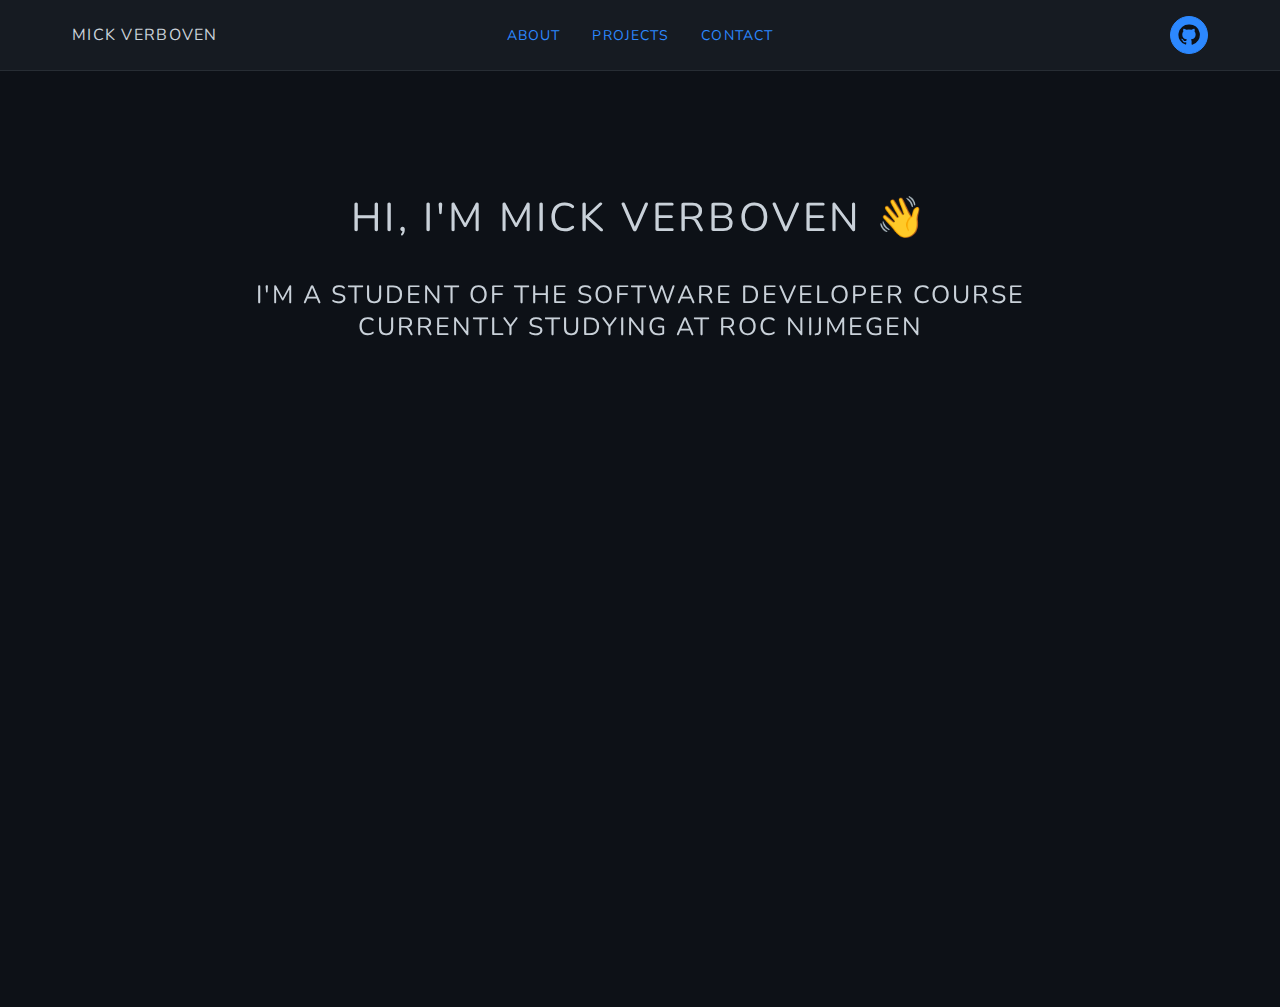
<file: index.html>
<!DOCTYPE html>
<html lang="en">

<head>
    <meta charset="UTF-8">
    <meta name="viewport" content="width=device-width, initial-scale=1.0">
    <title>Mick's Portfolio</title>

    <!-- Fonts -->
    <link rel="preconnect" href="https://fonts.googleapis.com">
    <link rel="preconnect" href="https://fonts.gstatic.com" crossorigin>
    <link
        href="https://fonts.googleapis.com/css2?family=Lato:ital,wght@0,100;0,300;0,400;0,700;0,900;1,100;1,300;1,400;1,700;1,900&family=Montserrat:ital,wght@0,100..900;1,100..900&family=Nunito:ital,wght@0,200..1000;1,200..1000&display=swap"
        rel="stylesheet">

    <!-- Global styles -->
    <link rel="stylesheet" href="css/style.css">
</head>

<body>
    <!-- Header -->
    <header>
        <div class="header-container">
            <div class="name-header">
                <a class="nav-text name-link" href="https://www.instagram.com/mick.v0/" target="_blank">
                    Mick Verboven
                </a>
            </div>

            <nav class="header">
                <a href="about.html" class="nav-text">About</a>
                <a href="projects.html" class="nav-text">Projects</a>
                <a href="contact.html" class="nav-text">Contact</a>
            </nav>

            <div class="header-right">
                <a class="icon-button" href="https://github.com/MickV0412" aria-label="GitHub" target="_blank">
                    <svg class="icon" viewBox="0 0 24 24" xmlns="http://www.w3.org/2000/svg" aria-hidden="true">
                        <path
                            d="M12 .5a11.5 11.5 0 0 0-3.64 22.42c.58.11.79-.25.79-.56l-.01-2.02c-3.19.69-3.86-1.37-3.86-1.37-.53-1.36-1.3-1.72-1.3-1.72-1.06-.73.08-.72.08-.72 1.17.08 1.79 1.2 1.79 1.2 1.04 1.79 2.73 1.27 3.4.97.11-.76.41-1.27.74-1.56-2.55-.29-5.24-1.28-5.24-5.69 0-1.26.45-2.29 1.2-3.1-.12-.29-.52-1.47.11-3.06 0 0 .98-.31 3.2 1.18a11.1 11.1 0 0 1 5.82 0c2.22-1.49 3.2-1.18 3.2-1.18.63 1.59.23 2.77.11 3.06.75.81 1.2 1.84 1.2 3.1 0 4.42-2.69 5.39-5.26 5.68.42.36.79 1.07.79 2.16l-.01 3.2c0 .31.2.67.8.56A11.5 11.5 0 0 0 12 .5Z" />
                    </svg>
                </a>
            </div>
        </div>
    </header>

    <!-- Main content -->
    <main class="page-main">
        <section class="welcome-text">
            <h1>Hi, I'm Mick Verboven 👋</h1>
            <span class="welcome-text-2">
                I'm a student of the Software Developer course<br>
                currently studying at ROC Nijmegen
            </span>
        </section>
    </main>
</body>

</html>
</file>
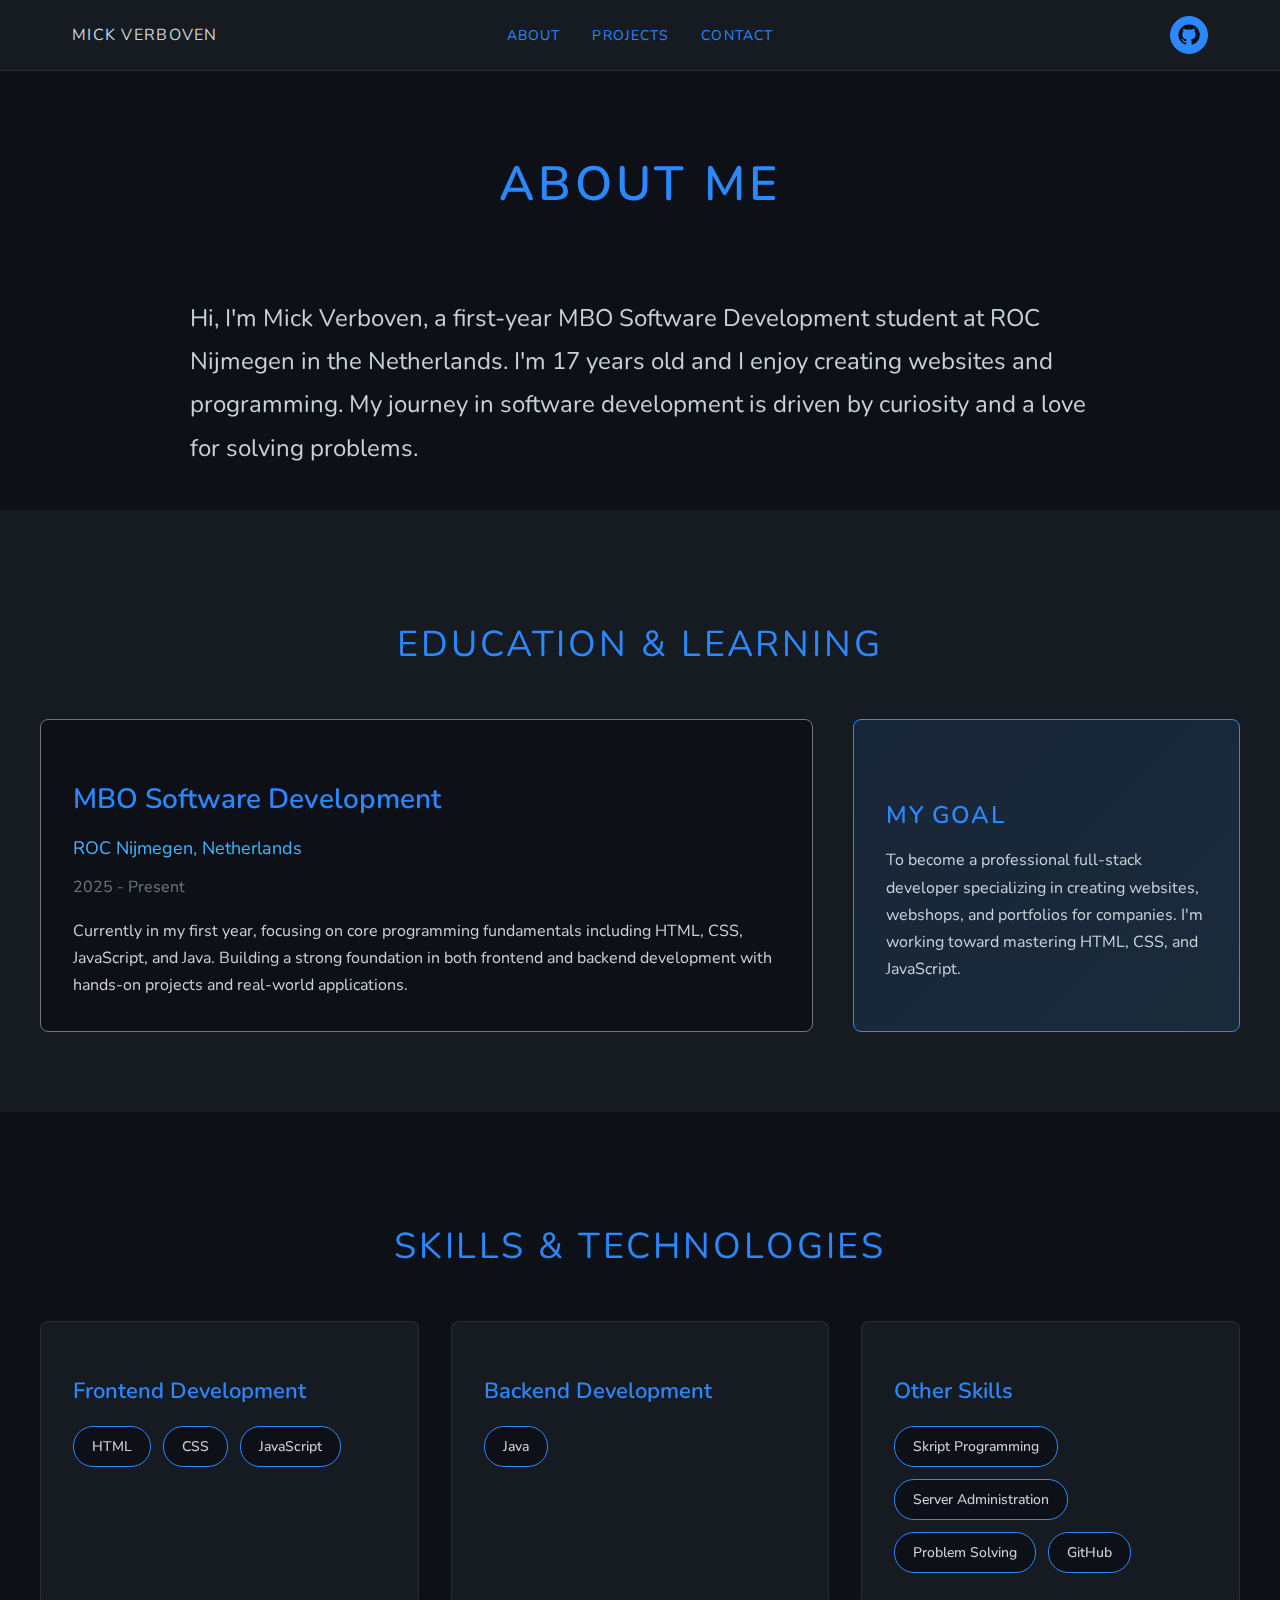
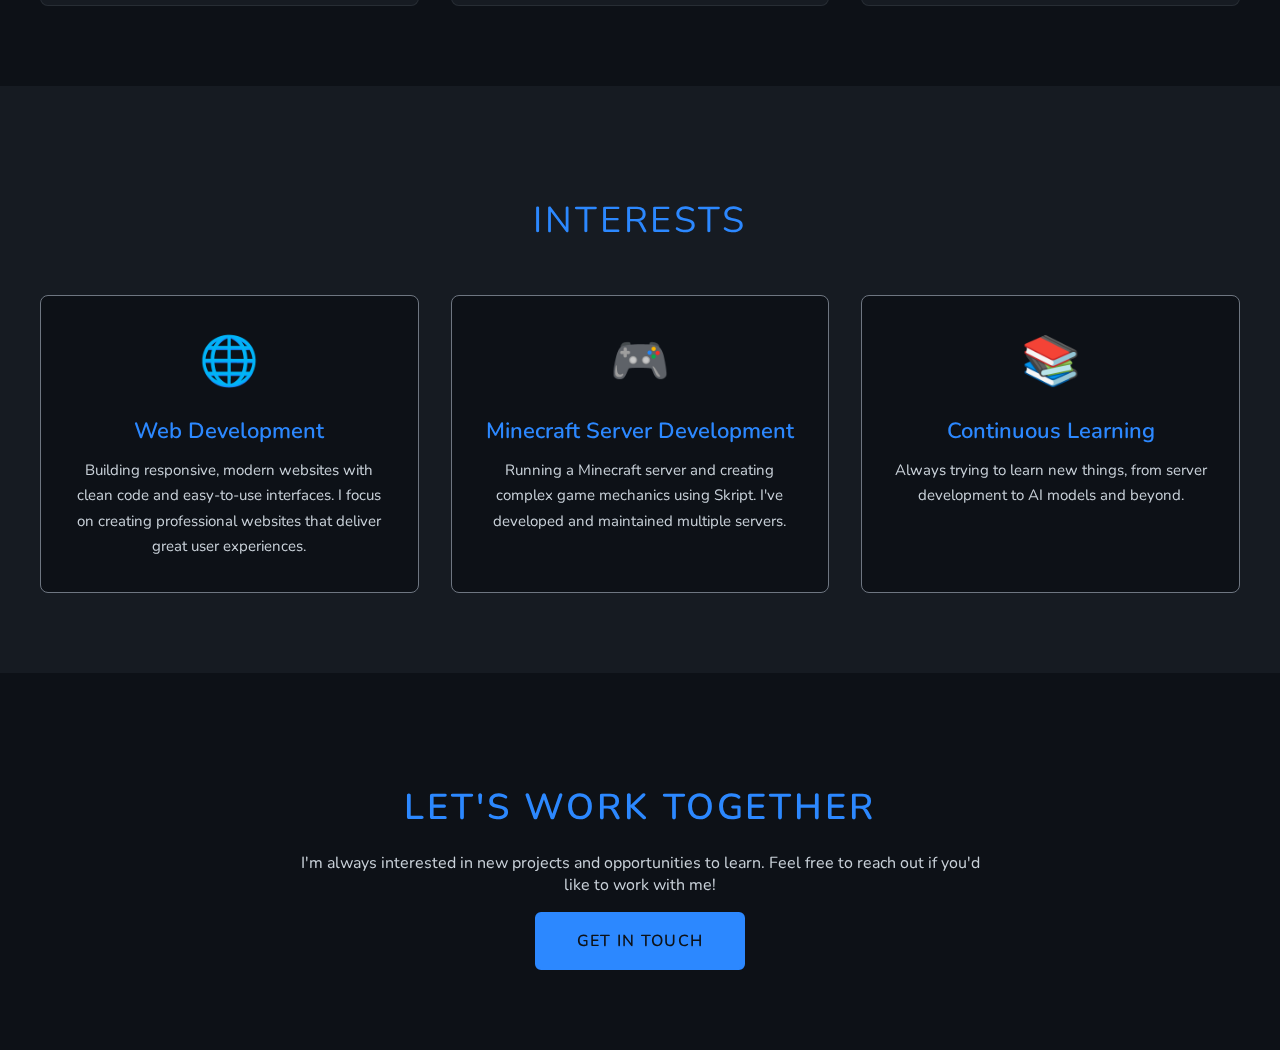
<file: about.html>
<!DOCTYPE html>
<html lang="en">

<head>
    <meta charset="UTF-8">
    <meta name="viewport" content="width=device-width, initial-scale=1.0">
    <title>About - Mick's Portfolio</title>

    <!-- Fonts -->
    <link rel="preconnect" href="https://fonts.googleapis.com">
    <link rel="preconnect" href="https://fonts.gstatic.com" crossorigin>
    <link
        href="https://fonts.googleapis.com/css2?family=Lato:ital,wght@0,100;0,300;0,400;0,700;0,900;1,100;1,300;1,400;1,700;1,900&family=Montserrat:ital,wght@0,100..900;1,100..900&family=Nunito:ital,wght@0,200..1000;1,200..1000&display=swap"
        rel="stylesheet">

    <!-- Global styles -->
    <link rel="stylesheet" href="css/style.css">
</head>

<body>
    <!-- Header -->
    <header>
        <div class="header-container">
            <div class="name-header">
                <a class="nav-text name-link" href="https://www.instagram.com/mick.v0/" target="_blank">
                    Mick Verboven
                </a>
            </div>

            <nav class="header">
                <a href="about.html" class="nav-text">About</a>
                <a href="projects.html" class="nav-text">Projects</a>
                <a href="contact.html" class="nav-text">Contact</a>
            </nav>

            <div class="header-right">
                <a class="icon-button" href="https://github.com/MickV0412" aria-label="GitHub" target="_blank">
                    <svg class="icon" viewBox="0 0 24 24" xmlns="http://www.w3.org/2000/svg" aria-hidden="true">
                        <path
                            d="M12 .5a11.5 11.5 0 0 0-3.64 22.42c.58.11.79-.25.79-.56l-.01-2.02c-3.19.69-3.86-1.37-3.86-1.37-.53-1.36-1.3-1.72-1.3-1.72-1.06-.73.08-.72.08-.72 1.17.08 1.79 1.2 1.79 1.2 1.04 1.79 2.73 1.27 3.4.97.11-.76.41-1.27.74-1.56-2.55-.29-5.24-1.28-5.24-5.69 0-1.26.45-2.29 1.2-3.1-.12-.29-.52-1.47.11-3.06 0 0 .98-.31 3.2 1.18a11.1 11.1 0 0 1 5.82 0c2.22-1.49 3.2-1.18 3.2-1.18.63 1.59.23 2.77.11 3.06.75.81 1.2 1.84 1.2 3.1 0 4.42-2.69 5.39-5.26 5.68.42.36.79 1.07.79 2.16l-.01 3.2c0 .31.2.67.8.56A11.5 11.5 0 0 0 12 .5Z" />
                    </svg>
                </a>
            </div>
        </div>
    </header>

    <main class="page-main">
        <!-- Page Title -->
        <section class="page-title">
            <h1>About Me</h1>
        </section>

        <!-- Introduction Section -->
        <section class="about-intro">
            <div class="about-container">
                <div class="intro-content">
                    <p>
                        Hi, I'm Mick Verboven, a first-year MBO Software Development student at ROC Nijmegen
                        in the Netherlands. I'm 17 years old and I enjoy creating websites and programming.
                        My journey in software development is driven by curiosity and a love for solving problems.
                    </p>
                </div>
            </div>
        </section>

        <!-- Education Section -->
        <section class="about-section">
            <div class="about-container">
                <h2>Education & Learning</h2>
                <div class="education-content">
                    <div class="education-item">
                        <h3>MBO Software Development</h3>
                        <p class="institution">ROC Nijmegen, Netherlands</p>
                        <p class="year">2025 - Present</p>
                        <p class="description">
                            Currently in my first year, focusing on core programming fundamentals including HTML, CSS,
                            JavaScript, and Java. Building a strong foundation in both frontend and backend development
                            with hands-on projects and real-world applications.
                        </p>
                    </div>

                    <div class="goal-box">
                        <h4>My Goal</h4>
                        <p>
                            To become a professional full-stack developer specializing in creating websites, webshops,
                            and portfolios for companies. I'm working toward mastering HTML, CSS, and JavaScript.
                        </p>
                    </div>
                </div>
            </div>
        </section>

        <!-- Skills Section -->
        <section class="skills-section">
            <div class="about-container">
                <h2>Skills & Technologies</h2>
                <div class="skills-grid">
                    <div class="skill-category">
                        <h3>Frontend Development</h3>
                        <div class="skill-tags">
                            <span class="skill-tag">HTML</span>
                            <span class="skill-tag">CSS</span>
                            <span class="skill-tag">JavaScript</span>
                        </div>
                    </div>

                    <div class="skill-category">
                        <h3>Backend Development</h3>
                        <div class="skill-tags">
                            <span class="skill-tag">Java</span>
                        </div>
                    </div>

                    <div class="skill-category">
                        <h3>Other Skills</h3>
                        <div class="skill-tags">
                            <span class="skill-tag">Skript Programming</span>
                            <span class="skill-tag">Server Administration</span>
                            <span class="skill-tag">Problem Solving</span>
                            <span class="skill-tag">GitHub</span>
                        </div>
                    </div>
                </div>
            </div>
        </section>

        <!-- Interests Section -->
        <section class="about-section">
            <div class="about-container">
                <h2>Interests</h2>
                <div class="interests-grid">
                    <div class="interest-card">
                        <div class="interest-icon">🌐</div>
                        <h3>Web Development</h3>
                        <p>
                            Building responsive, modern websites with clean code and easy-to-use interfaces.
                            I focus on creating professional websites that deliver great user experiences.
                        </p>
                    </div>

                    <div class="interest-card">
                        <div class="interest-icon">🎮</div>
                        <h3>Minecraft Server Development</h3>
                        <p>
                            Running a Minecraft server and creating complex game mechanics using Skript.
                            I've developed and maintained multiple servers.
                        </p>
                    </div>

                    <div class="interest-card">
                        <div class="interest-icon">📚</div>
                        <h3>Continuous Learning</h3>
                        <p>
                            Always trying to learn new things, from server development to AI models and beyond.
                        </p>
                    </div>
                </div>
            </div>
        </section>

        <!-- Call to Action -->
        <section class="cta-section">
            <div class="about-container">
                <div class="cta-content">
                    <h2>Let's Work Together</h2>
                    <p>
                        I'm always interested in new projects and opportunities to learn.
                        Feel free to reach out if you'd like to work with me!
                    </p>
                    <a href="contact.html" class="cta-button">Get In Touch</a>
                </div>
            </div>
        </section>
    </main>

</body>

</html>
</file>
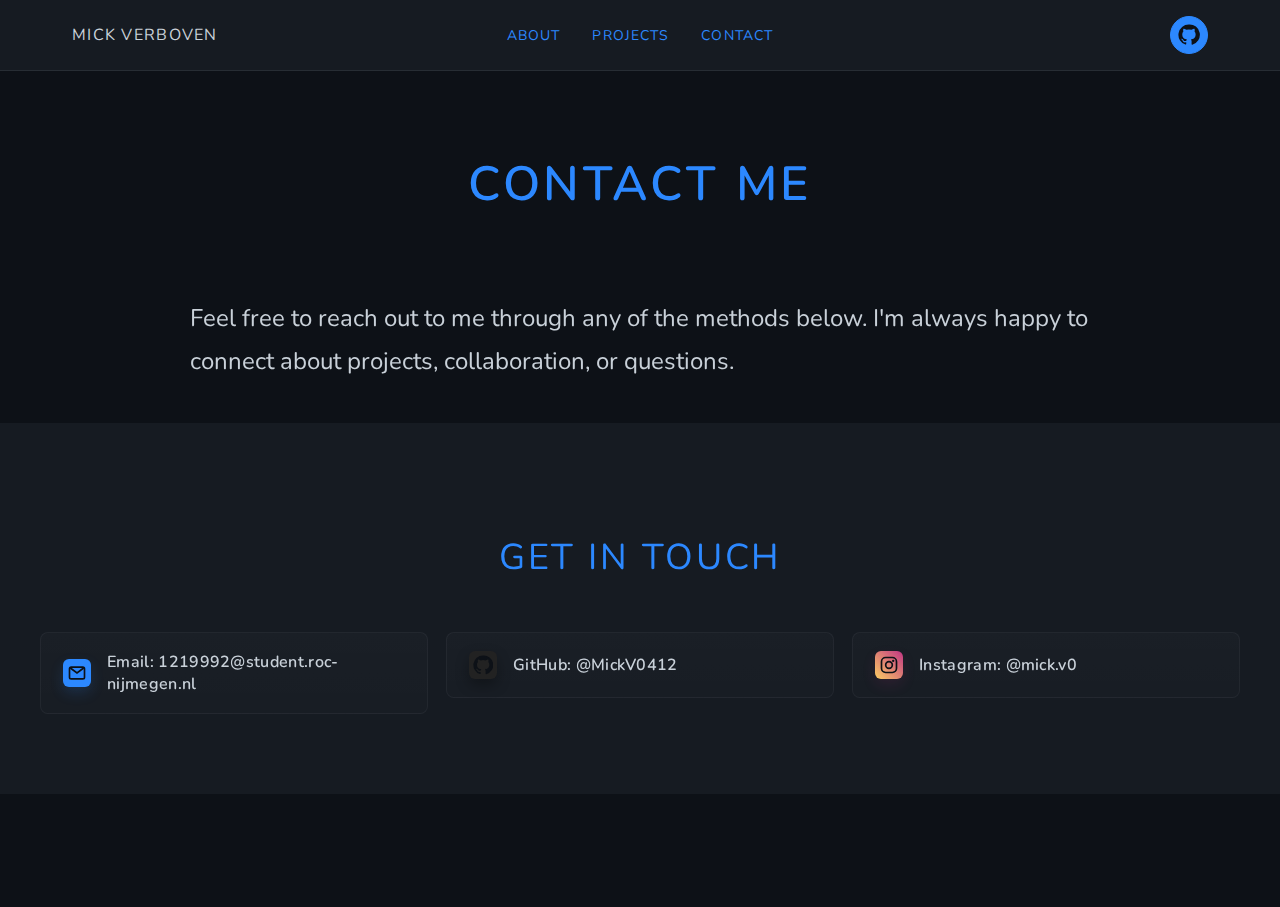
<file: contact.html>
<!DOCTYPE html>
<html lang="en">

<head>
    <meta charset="UTF-8">
    <meta name="viewport" content="width=device-width, initial-scale=1.0">
    <title>Contact - Mick's Portfolio</title>

    <!-- Fonts -->
    <link rel="preconnect" href="https://fonts.googleapis.com">
    <link rel="preconnect" href="https://fonts.gstatic.com" crossorigin>
    <link
        href="https://fonts.googleapis.com/css2?family=Lato:ital,wght@0,100;0,300;0,400;0,700;0,900;1,100;1,300;1,400;1,700;1,900&family=Montserrat:ital,wght@0,100..900;1,100..900&family=Nunito:ital,wght@0,200..1000;1,200..1000&display=swap"
        rel="stylesheet">

    <!-- Global styles -->
    <link rel="stylesheet" href="css/style.css">
</head>

<body>
    <!-- Header -->
    <header>
        <div class="header-container">
            <div class="name-header">
                <a class="nav-text name-link" href="https://www.instagram.com/mick.v0/" target="_blank">
                    Mick Verboven
                </a>
            </div>

            <nav class="header">
                <a href="about.html" class="nav-text">About</a>
                <a href="projects.html" class="nav-text">Projects</a>
                <a href="contact.html" class="nav-text">Contact</a>
            </nav>

            <div class="header-right">
                <a class="icon-button" href="https://github.com/MickV0412" aria-label="GitHub" target="_blank">
                    <svg class="icon" viewBox="0 0 24 24" xmlns="http://www.w3.org/2000/svg" aria-hidden="true">
                        <path
                            d="M12 .5a11.5 11.5 0 0 0-3.64 22.42c.58.11.79-.25.79-.56l-.01-2.02c-3.19.69-3.86-1.37-3.86-1.37-.53-1.36-1.3-1.72-1.3-1.72-1.06-.73.08-.72.08-.72 1.17.08 1.79 1.2 1.79 1.2 1.04 1.79 2.73 1.27 3.4.97.11-.76.41-1.27.74-1.56-2.55-.29-5.24-1.28-5.24-5.69 0-1.26.45-2.29 1.2-3.1-.12-.29-.52-1.47.11-3.06 0 0 .98-.31 3.2 1.18a11.1 11.1 0 0 1 5.82 0c2.22-1.49 3.2-1.18 3.2-1.18.63 1.59.23 2.77.11 3.06.75.81 1.2 1.84 1.2 3.1 0 4.42-2.69 5.39-5.26 5.68.42.36.79 1.07.79 2.16l-.01 3.2c0 .31.2.67.8.56A11.5 11.5 0 0 0 12 .5Z" />
                    </svg>
                </a>
            </div>
        </div>
    </header>

    <main class="page-main">
        <!-- Page Title -->
        <section class="page-title">
            <h1>Contact Me</h1>
        </section>

        <!-- Intro -->
        <section class="about-intro">
            <div class="about-container">
                <div class="intro-content">
                    <p>
                        Feel free to reach out to me through any of the methods below.
                        I'm always happy to connect about projects, collaboration, or questions.
                    </p>
                </div>
            </div>
        </section>

        <!-- Contact options -->
        <section class="about-section">
            <div class="about-container">
                <h2>Get In Touch</h2>

                <div class="contact-grid">
                    <a class="contact-button email" href="mailto:1219992@student.roc-nijmegen.nl">
                        <span class="contact-icon" aria-hidden="true">
                            <!-- Mail icon -->
                            <svg viewBox="0 0 24 24">
                                <rect x="3" y="5" width="18" height="14" rx="2" ry="2" fill="none" stroke="currentColor" stroke-width="2" />
                                <polyline points="4 6 12 12 20 6" fill="none" stroke="currentColor" stroke-width="2" />
                            </svg>
                        </span>
                        <span class="contact-text">Email: 1219992@student.roc-nijmegen.nl</span>
                    </a>

                    <a class="contact-button github" href="https://github.com/MickV0412" target="_blank">
                        <span class="contact-icon" aria-hidden="true">
                            <!-- GitHub icon -->
                            <svg viewBox="0 0 24 24">
                                <path
                                    d="M12 .5a11.5 11.5 0 0 0-3.64 22.42c.58.11.79-.25.79-.56l-.01-2.02c-3.19.69-3.86-1.37-3.86-1.37-.53-1.36-1.3-1.72-1.3-1.72-1.06-.73.08-.72.08-.72 1.17.08 1.79 1.2 1.79 1.2 1.04 1.79 2.73 1.27 3.4.97.11-.76.41-1.27.74-1.56-2.55-.29-5.24-1.28-5.24-5.69 0-1.26.45-2.29 1.2-3.1-.12-.29-.52-1.47.11-3.06 0 0 .98-.31 3.2 1.18a11.1 11.1 0 0 1 5.82 0c2.22-1.49 3.2-1.18 3.2-1.18.63 1.59.23 2.77.11 3.06.75.81 1.2 1.84 1.2 3.1 0 4.42-2.69 5.39-5.26 5.68.42.36.79 1.07.79 2.16l-.01 3.2c0 .31.2.67.8.56A11.5 11.5 0 0 0 12 .5Z"
                                    fill="currentColor" />
                            </svg>
                        </span>
                        <span class="contact-text">GitHub: @MickV0412</span>
                    </a>

                    <a class="contact-button instagram" href="https://www.instagram.com/mick.v0/" target="_blank">
                        <span class="contact-icon" aria-hidden="true">
                            <!-- Instagram icon -->
                            <svg viewBox="0 0 24 24">
                                <rect x="3" y="3" width="18" height="18" rx="5" ry="5" fill="none" stroke="currentColor" stroke-width="2" />
                                <circle cx="12" cy="12" r="4" fill="none" stroke="currentColor" stroke-width="2" />
                                <circle cx="17" cy="7" r="1.4" fill="currentColor" />
                            </svg>
                        </span>
                        <span class="contact-text">Instagram: @mick.v0</span>
                    </a>
                </div>
            </div>
        </section>
    </main>

</body>

</html>
</file>
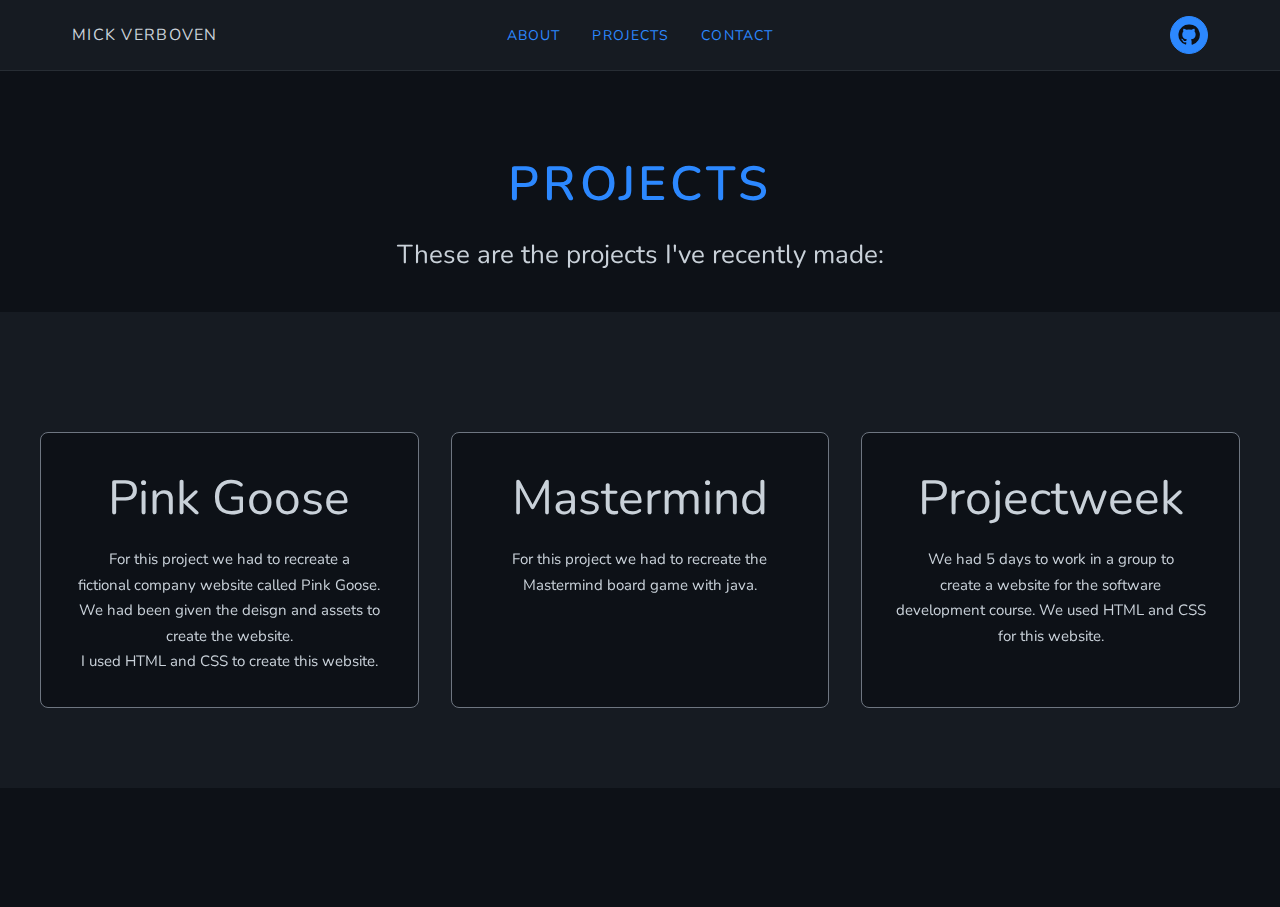
<file: projects.html>
<!DOCTYPE html>
<html lang="en">

<head>
    <meta charset="UTF-8">
    <meta name="viewport" content="width=device-width, initial-scale=1.0">
    <title>Projects - Mick's Portfolio</title>

    <!-- Fonts -->
    <link rel="preconnect" href="https://fonts.googleapis.com">
    <link rel="preconnect" href="https://fonts.gstatic.com" crossorigin>
    <link
        href="https://fonts.googleapis.com/css2?family=Lato:ital,wght@0,100;0,300;0,400;0,700;0,900;1,100;1,300;1,400;1,700;1,900&family=Montserrat:ital,wght@0,100..900;1,100..900&family=Nunito:ital,wght@0,200..1000;1,200..1000&display=swap"
        rel="stylesheet">

    <!-- Global styles -->
    <link rel="stylesheet" href="css/style.css">
</head>

<body>
    <!-- Header -->
    <header>
        <div class="header-container">
            <div class="name-header">
                <a class="nav-text name-link" href="https://www.instagram.com/mick.v0/" target="_blank">
                    Mick Verboven
                </a>
            </div>

            <nav class="header">
                <a href="about.html" class="nav-text">About</a>
                <a href="projects.html" class="nav-text">Projects</a>
                <a href="contact.html" class="nav-text">Contact</a>
            </nav>

            <div class="header-right">
                <a class="icon-button" href="https://github.com/MickV0412" aria-label="GitHub" target="_blank">
                    <svg class="icon" viewBox="0 0 24 24" xmlns="http://www.w3.org/2000/svg" aria-hidden="true">
                        <path
                            d="M12 .5a11.5 11.5 0 0 0-3.64 22.42c.58.11.79-.25.79-.56l-.01-2.02c-3.19.69-3.86-1.37-3.86-1.37-.53-1.36-1.3-1.72-1.3-1.72-1.06-.73.08-.72.08-.72 1.17.08 1.79 1.2 1.79 1.2 1.04 1.79 2.73 1.27 3.4.97.11-.76.41-1.27.74-1.56-2.55-.29-5.24-1.28-5.24-5.69 0-1.26.45-2.29 1.2-3.1-.12-.29-.52-1.47.11-3.06 0 0 .98-.31 3.2 1.18a11.1 11.1 0 0 1 5.82 0c2.22-1.49 3.2-1.18 3.2-1.18.63 1.59.23 2.77.11 3.06.75.81 1.2 1.84 1.2 3.1 0 4.42-2.69 5.39-5.26 5.68.42.36.79 1.07.79 2.16l-.01 3.2c0 .31.2.67.8.56A11.5 11.5 0 0 0 12 .5Z" />
                    </svg>
                </a>
            </div>
        </div>
    </header>

    <main class="page-main">
        <!-- Page Title -->
        <section class="page-title">
            <h1>Projects</h1>
        </section>
        <div class="project-intro">
            These are the projects I've recently made:
        </div>
        <section class="about-section">
            <div class="about-container">
                <div class="interests-grid">
                    <div class="interest-card">
                        <div class="interest-icon">Pink Goose</div>
                        <p>
                            For this project we had to recreate a<br>fictional company website called Pink Goose.<br>
                            We had been given the deisgn and assets to create the website.<br>
                            I used HTML and CSS to create this website.
                        </p>
                    </div>

                    <div class="interest-card">
                        <div class="interest-icon">Mastermind</div>
                        <p>
                            For this project we had to recreate the<br>Mastermind board game with java.
                        </p>
                    </div>

                    <div class="interest-card">
                        <div class="interest-icon">Projectweek</div>
                        <p>
                            We had 5 days to work in a group to<br>create a website for the software development course. We used HTML and CSS for this website.
                        </p>
                    </div>
                </div>
            </div>
        </section>
    </main>
</body>

</html>
</file>
<file: css/style.css>
* {
  box-sizing: border-box;
}

html,
body {
  margin: 0;
  padding: 0;
  width: 100%;
  height: 100%;
}

:root {
  --color-background: #0D1117;
  /* Main background */
  --color-surface: #161B22;
  /* Header / card background */
  --color-text-light: #C9D1D9;
  /* Main text */
  --color-text-dark: #6E7681;
  /* Secondary text */

  --color-primary-accent: #2C88FF;
  /* Main accent / buttons */
  --color-secondary-accent: #3FB8FF;
  /* Hover / highlights */
  --color-button-hover: #1E79E8;
  /* Button hover */
  --color-shadow-light: rgba(44, 136, 255, 0.3);
}

body {
  background-color: var(--color-background);
  color: var(--color-text-light);
  font-family: "Nunito", sans-serif;
}

a {
  color: inherit;
}

.page-main {
  min-height: calc(100vh - 64px);
}

header {
  position: sticky;
  top: 0;
  width: 100%;
  background-color: var(--color-surface);
  -webkit-backdrop-filter: blur(6px) saturate(160%);
  backdrop-filter: blur(6px) saturate(160%);
  border-bottom: 1px solid rgba(201, 209, 217, 0.1);
  z-index: 100;
}

.header-container {
  display: grid;
  grid-template-columns: 1fr auto 1fr;
  align-items: center;
  padding: 16px 32px;
  max-width: 1200px;
  margin: 0 auto;
}

.name-header {
  justify-self: start;
}

.name-header a {
  text-decoration: none;
  color: var(--color-text-light);
  font-size: 16px;
  text-transform: uppercase;
  letter-spacing: 0.08em;
  font-weight: 400;
}

.header {
  display: flex;
  align-items: center;
  justify-self: center;
  gap: 32px;
  font-size: 14px;
}

.cursor {
  display: inline-block;
  width: 2px;
  height: 0.9em;
  background-color: var(--color-primary-accent);
  margin-left: 4px;
  animation: blink 1s infinite;
  vertical-align: middle;
}

@keyframes blink {

  0%,
  49% {
    opacity: 1;
  }

  50%,
  100% {
    opacity: 0;
  }
}

.nav-text {
  position: relative;
  text-decoration: none;
  font-family: inherit;
  font-size: 14px;
  text-transform: uppercase;
  letter-spacing: 0.08em;
  font-weight: 400;
  color: var(--color-primary-accent);
  transition: color 200ms ease;
}

.nav-text:hover {
  color: var(--color-secondary-accent);
}

.nav-text::after {
  content: "";
  position: absolute;
  left: 0;
  bottom: -4px;
  width: 100%;
  height: 2px;
  background: var(--color-secondary-accent);
  transform: scaleX(0);
  transform-origin: center;
  transition: transform 200ms ease;
}

.nav-text:hover::after,
.nav-text:focus-visible::after {
  transform: scaleX(1);
}

.header-right {
  display: flex;
  align-items: center;
  justify-self: end;
}

.icon-button {
  display: inline-flex;
  align-items: center;
  justify-content: center;
  width: 38px;
  height: 38px;
  border-radius: 999px;
  background-color: var(--color-primary-accent);
  border: 1px solid var(--color-primary-accent);
  transition:
    background-color 200ms ease,
    border-color 200ms ease,
    transform 160ms ease,
    box-shadow 200ms ease;
}

.icon-button .icon {
  width: 60%;
  height: 60%;
  fill: var(--color-background);
}

.icon-button:hover {
  background-color: var(--color-button-hover);
  border-color: var(--color-button-hover);
  transform: translateY(-1px) scale(1.05);
  box-shadow: 0 6px 14px var(--color-shadow-light);
}

.icon-button:active {
  transform: translateY(0) scale(0.98);
  box-shadow: 0 2px 8px var(--color-shadow-light);
}

.icon-button:focus-visible {
  outline: none;
  box-shadow: 0 0 0 3px var(--color-shadow-light);
}

.welcome-text {
  display: flex;
  flex-direction: column;
  align-items: center;
  justify-content: center;
  text-align: center;
  gap: 12px;
  margin-top: 100px;
  font-family: "Nunito", sans-serif;
}

.welcome-text h1 {
  font-size: 40px;
  line-height: 1;
  font-weight: 400;
  letter-spacing: 0.08em;
  text-transform: uppercase;
  color: var(--color-text-light);
}

.welcome-text-2 {
  margin-top: 2px;
  font-size: 25px;
  line-height: 1.3;
  text-align: center;
  font-weight: 400;
  letter-spacing: 0.08em;
  text-transform: uppercase;
  color: var(--color-text-light);
}


.page-title {
  text-align: center;
  padding: 80px 24px 40px;
  background-color: var(--color-background);
}

.page-title h1 {
  font-size: 48px;
  color: var(--color-primary-accent);
  text-transform: uppercase;
  letter-spacing: 0.08em;
  font-weight: 600;
  margin: 0;
}

.project-intro {
  text-align: center;
  font-size: 20px;
  color: var(--color-text-light);
  margin-top: -20px;
  margin-bottom: 40px;
  font-size: 26px;
}

.about-section {
  padding: 80px 24px;
  background-color: var(--color-surface);
}

.about-container {
  max-width: 1200px;
  margin: 0 auto;
}

.about-container h2 {
  font-size: 36px;
  text-align: center;
  margin-bottom: 50px;
  color: var(--color-primary-accent);
  text-transform: uppercase;
  letter-spacing: 0.08em;
  font-weight: 400;
}

.about-intro {
  padding: 40px 24px;
  background-color: var(--color-background);
}

.intro-content {
  max-width: 900px;
  margin: 0 auto;
}

.intro-content p {
  font-size: 24px;
  line-height: 1.8;
  color: var(--color-text-light);
  margin: 0;
}

.education-content {
  display: grid;
  grid-template-columns: 2fr 1fr;
  gap: 40px;
  margin-top: 40px;
}

.education-item {
  background-color: var(--color-background);
  padding: 32px;
  border-radius: 8px;
  border: 1px solid var(--color-text-dark);
}

.education-item h3 {
  font-size: 28px;
  color: var(--color-primary-accent);
  margin-bottom: 8px;
  font-weight: 600;
}

.institution {
  font-size: 18px;
  color: var(--color-secondary-accent);
  margin-bottom: 4px;
}

.year {
  font-size: 16px;
  color: var(--color-text-dark);
  margin-bottom: 20px;
}

.description {
  font-size: 16px;
  line-height: 1.7;
  color: var(--color-text-light);
  margin: 0;
}

.goal-box {
  background: linear-gradient(135deg,
      rgba(44, 136, 255, 0.1),
      rgba(63, 184, 255, 0.1));
  padding: 32px;
  border-radius: 8px;
  border: 1px solid var(--color-primary-accent);
  display: flex;
  flex-direction: column;
  justify-content: center;
}

.goal-box h4 {
  font-size: 24px;
  color: var(--color-primary-accent);
  margin-bottom: 16px;
  font-weight: 600;
  text-transform: uppercase;
  letter-spacing: 0.05em;
}

.goal-box p {
  font-size: 16px;
  line-height: 1.7;
  color: var(--color-text-light);
  margin: 0;
}

.skills-section {
  padding: 80px 24px;
  background-color: var(--color-background);
}

.skills-grid {
  display: grid;
  grid-template-columns: repeat(auto-fit, minmax(300px, 1fr));
  gap: 32px;
  margin-top: 40px;
}

.skill-category {
  background-color: var(--color-surface);
  padding: 32px;
  border-radius: 8px;
  border: 1px solid rgba(201, 209, 217, 0.1);
}

.skill-category h3 {
  font-size: 22px;
  color: var(--color-primary-accent);
  margin-bottom: 20px;
  font-weight: 600;
}

.skill-tags {
  display: flex;
  flex-wrap: wrap;
  gap: 12px;
}

.skill-tag {
  display: inline-block;
  padding: 10px 18px;
  background-color: var(--color-background);
  color: var(--color-text-light);
  border: 1px solid var(--color-primary-accent);
  border-radius: 20px;
  font-size: 14px;
  font-weight: 500;
  transition: all 200ms ease;
}

.skill-tag:hover {
  background-color: var(--color-primary-accent);
  transform: translateY(-2px);
  box-shadow: 0 4px 12px var(--color-shadow-light);
}

.skill-tag.learning {
  border-color: var(--color-secondary-accent);
  color: var(--color-secondary-accent);
}

.skill-tag.learning:hover {
  background-color: var(--color-secondary-accent);
  color: var(--color-background);
}

.interests-grid {
  display: grid;
  grid-template-columns: repeat(auto-fit, minmax(280px, 1fr));
  gap: 32px;
  margin-top: 40px;
}

.interest-card {
  background-color: var(--color-background);
  padding: 32px;
  border-radius: 8px;
  border: 1px solid var(--color-text-dark);
  text-align: center;
  transition: transform 200ms ease, box-shadow 200ms ease;
}

.interest-card:hover {
  transform: translateY(-6px);
  box-shadow: 0 8px 20px var(--color-shadow-light);
  border-color: var(--color-primary-accent);
}

.interest-icon {
  font-size: 48px;
  margin-bottom: 16px;
}

.interest-card h3 {
  font-size: 22px;
  color: var(--color-primary-accent);
  margin-bottom: 12px;
  font-weight: 600;
}

.interest-card p {
  font-size: 15px;
  line-height: 1.7;
  color: var(--color-text-light);
  margin: 0;
}

.projects-section {
  padding: 80px 24px;
  background-color: var(--color-surface);
}

.projects-container {
  max-width: 1200px;
  margin: 0 auto;
}

.cta-section {
  padding: 80px 24px;
  background: var(--color-background);
}

.cta-content {
  text-align: center;
  max-width: 700px;
  margin: 0 auto;
}

.cta-content h2 {
  font-size: 36px;
  color: var(--color-primary-accent);
  margin-bottom: 20px;
  font-weight: 600;
  text-transform: uppercase;
  letter-spacing: 0.08em;
}

.cta-button {
  display: inline-block;
  padding: 16px 40px;
  background-color: var(--color-primary-accent);
  color: var(--color-background);
  font-size: 16px;
  font-weight: 600;
  text-transform: uppercase;
  letter-spacing: 0.08em;
  text-decoration: none;
  border-radius: 6px;
  border: 2px solid var(--color-primary-accent);
  transition: all 200ms ease;
}

.cta-button:hover {
  background-color: var(--color-button-hover);
  border-color: var(--color-button-hover);
  transform: translateY(-2px);
  box-shadow: 0 6px 20px var(--color-shadow-light);
}

.cta-button:active {
  transform: translateY(0);
  box-shadow: 0 2px 10px var(--color-shadow-light);
}

.contact-grid {
  display: grid;
  grid-template-columns: repeat(auto-fit, minmax(280px, 1fr));
  gap: 18px;
  margin-top: 32px;
  align-items: start;
}

.contact-button {
  display: inline-flex;
  gap: 16px;
  align-items: center;
  padding: 18px 22px;
  border-radius: 8px;
  text-decoration: none;
  color: var(--color-text-light);
  background: linear-gradient(180deg,
      rgba(255, 255, 255, 0.02),
      rgba(255, 255, 255, 0.01));
  border: 1px solid rgba(201, 209, 217, 0.06);
  transition:
    transform 160ms ease,
    box-shadow 200ms ease,
    background-color 160ms ease;
  min-height: 64px;
}

.contact-button .contact-icon {
  width: 28px;
  height: 28px;
  flex: 0 0 28px;
  display: flex;
  align-items: center;
  justify-content: center;
  color: var(--color-background);
  background: var(--color-primary-accent);
  border-radius: 6px;
  box-shadow: 0 4px 12px rgba(44, 136, 255, 0.12);
}

.contact-button .contact-icon svg {
  width: 20px;
  height: 20px;
}

.contact-button .contact-text {
  font-size: 16px;
  font-weight: 600;
  color: var(--color-text-light);
  letter-spacing: 0.02em;
}

.contact-button.phone .contact-icon {
  background: var(--color-secondary-accent);
  box-shadow: 0 6px 14px rgba(63, 184, 255, 0.12);
}

.contact-button.email .contact-icon {
  background: var(--color-primary-accent);
  box-shadow: 0 6px 14px rgba(44, 136, 255, 0.16);
}

.contact-button.discord .contact-icon {
  background: #5865F2;
  box-shadow: 0 6px 14px rgba(88, 101, 242, 0.12);
}

.contact-button.github .contact-icon {
  background: #222;
  box-shadow: 0 6px 14px rgba(0, 0, 0, 0.3);
}

.contact-button.instagram .contact-icon {
  background: linear-gradient(45deg, #fccc63, #c13584);
  box-shadow: 0 6px 14px rgba(193, 53, 132, 0.12);
}

.contact-button:hover,
.contact-button:focus-visible {
  transform: translateY(-4px);
  box-shadow: 0 12px 30px rgba(2, 6, 23, 0.6);
  border-color: rgba(201, 209, 217, 0.12);
}

@media (max-width: 1024px) {
  .education-content {
    grid-template-columns: 1fr;
  }
}

@media (max-width: 768px) {
  .header-container {
    grid-template-columns: 1fr;
    gap: 16px;
    padding: 16px 20px;
  }

  .name-header {
    justify-self: center;
  }

  .header {
    flex-direction: column;
    gap: 12px;
  }

  .header-right {
    justify-self: center;
  }

  .page-title {
    padding: 60px 20px 30px;
  }

  .page-title h1 {
    font-size: 36px;
  }

  .skills-section,
  .cta-section {
    padding: 60px 20px;
  }

  .intro-content p {
    font-size: 16px;
  }

  .skills-grid,
  .interests-grid {
    grid-template-columns: 1fr;
  }
}

@media (max-width: 480px) {

  .education-item,
  .goal-box,
  .skill-category,
  .interest-card {
    padding: 24px;
  }
}
</file>
